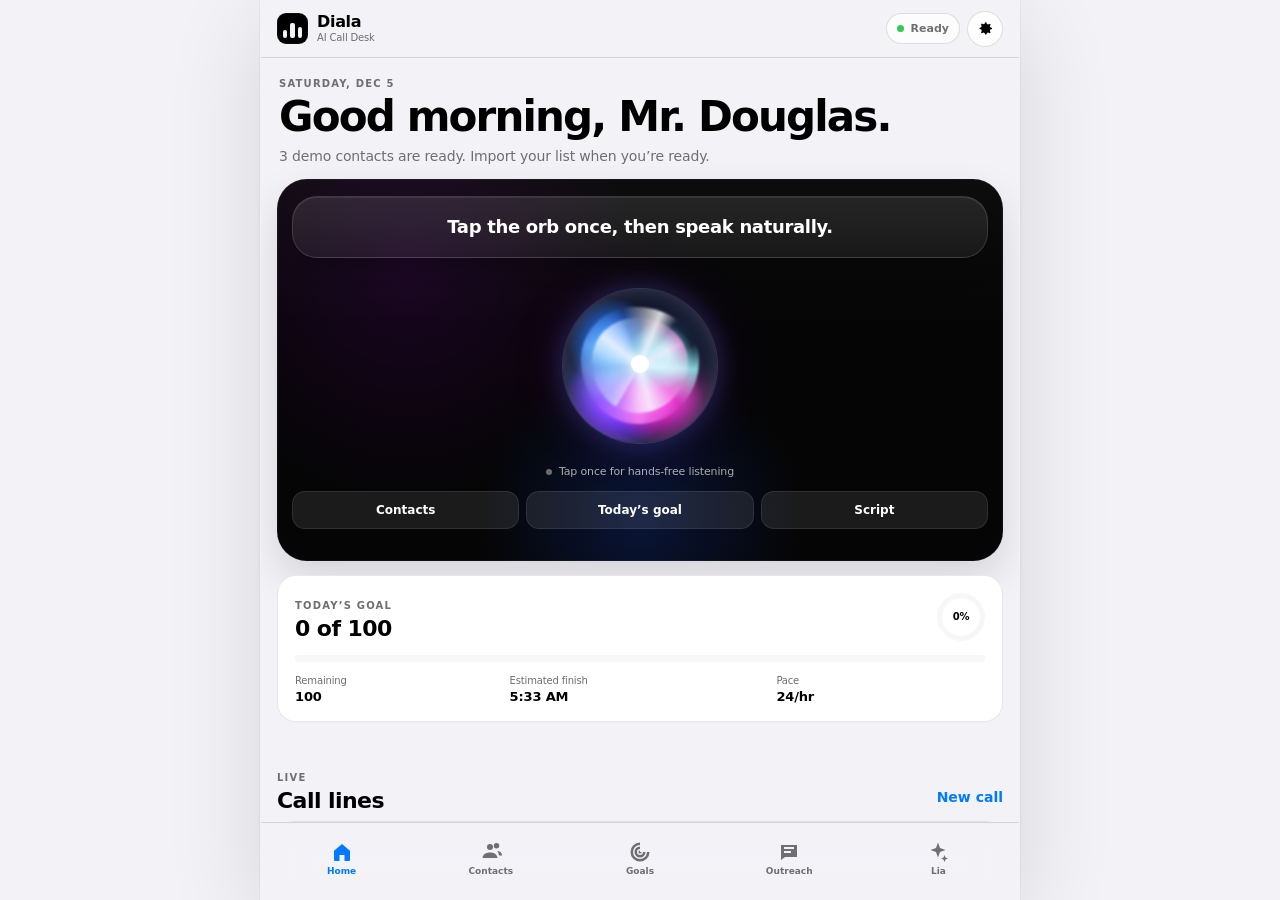
<file: index.html>
<!doctype html>
<html lang="en">
<head>
  <meta charset="utf-8" />
  <meta name="viewport" content="width=device-width,initial-scale=1,viewport-fit=cover,user-scalable=no" />
  <meta name="theme-color" content="#f2f2f7" media="(prefers-color-scheme: light)" />
  <meta name="theme-color" content="#000000" media="(prefers-color-scheme: dark)" />
  <meta name="apple-mobile-web-app-capable" content="yes" />
  <meta name="apple-mobile-web-app-status-bar-style" content="black-translucent" />
  <meta name="apple-mobile-web-app-title" content="Diala" />
  <meta name="format-detection" content="telephone=no" />
  <meta name="description" content="Diala — an iPhone-first AI call desk with a hands-free assistant, goals, CRM, spreadsheets and communication bridges." />
  <title>Diala — AI Call Desk</title>
  <link rel="manifest" href="manifest.webmanifest" />
  <link rel="icon" href="assets/icon.svg" type="image/svg+xml" />
  <link rel="apple-touch-icon" href="assets/icon.svg" />
  <link rel="stylesheet" href="styles.css" />
  <script src="https://js.puter.com/v2/"></script>
  <script src="https://cdn.sheetjs.com/xlsx-0.20.3/package/dist/xlsx.full.min.js"></script>
</head>
<body><div id="dialaMount"></div><script src="js/bootstrap-v2.js"></script></body>
</html>
</file>
<file: styles.css>
@import url("./css/base.css");
@import url("./css/components.css");
@import url("./css/overlays.css");
@import url("./css/ios-v2-1.css");
@import url("./css/ios-v2-2.css");
@import url("./css/ios-v2-3.css");
@import url("./css/ios-v2-4.css");
</file>
